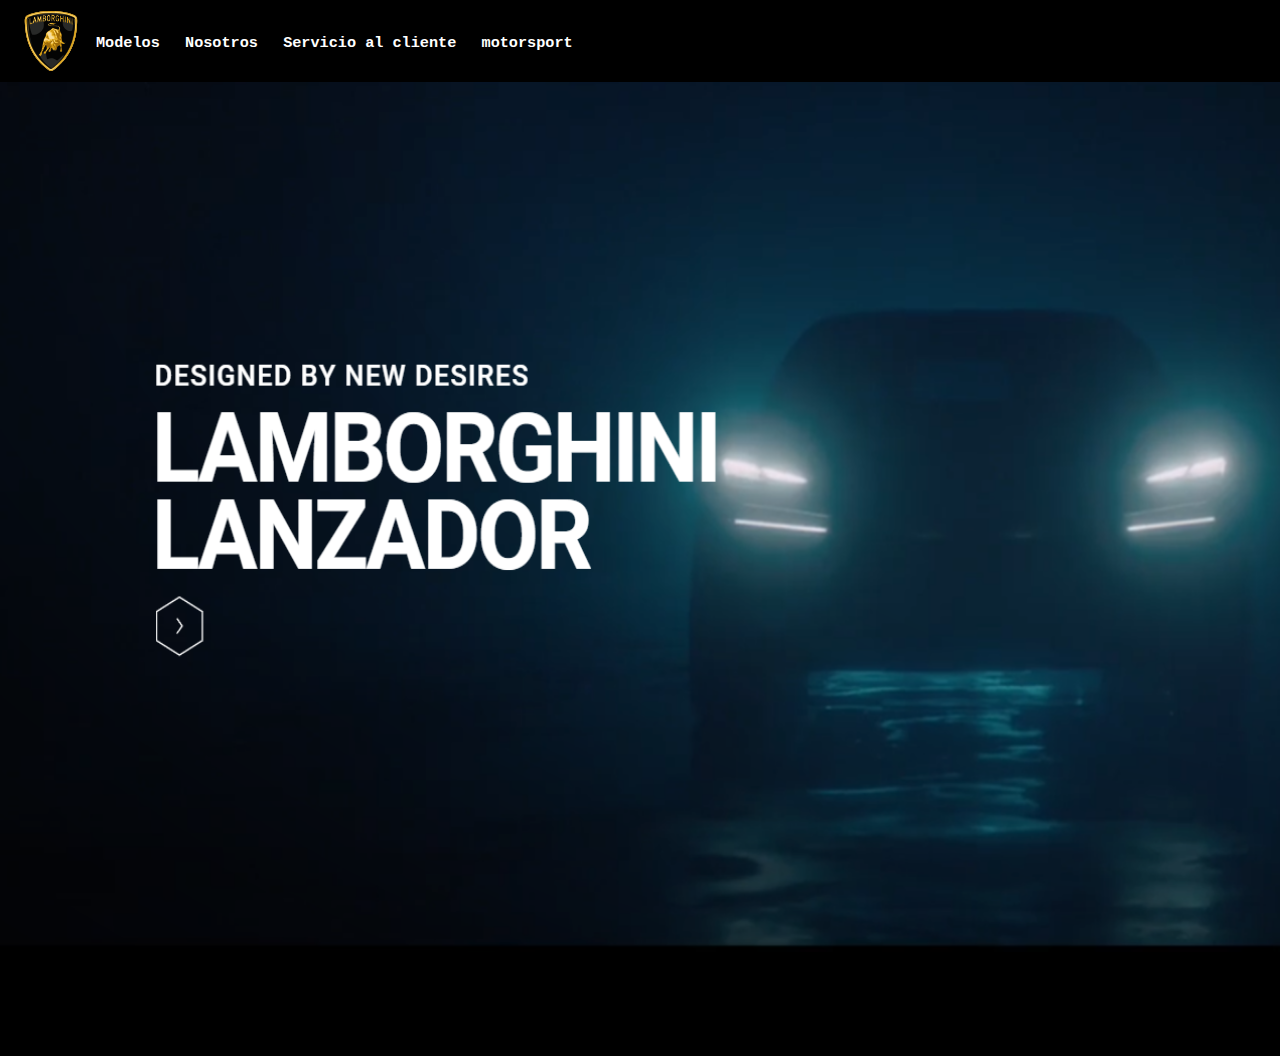
<file: index.html>
<!DOCTYPE html>
<html lang="es">

<head>
    <meta charset="UTF-8">
    <meta name="viewport" content="width=device-width, initial-scale=1.0">
    <title>Lamborghini</title>
    <link rel="stylesheet" href="CSS/style.css"/> 
</head>

<body>
    <div id="Barra_menu">
        <img class="logo" width="60px" height="60px" alt="Lamborghini logo" src="Multimedia/lamborghini logo.svg">
        <h3>
            <a class="botones_menu" href="html/Modelos.html">Modelos</a>
            <a class="botones_menu" href="html/Nosotros.html">Nosotros</a>
            <a class="botones_menu" href="html/Servicio al cliente.html">Servicio al cliente</a>
            <a class="botones_menu" href="html/motorsport.html">motorsport</a>
        </h3>
        
    </div>
    <div class="imagen_principal">
        <img width="1903px" height="870px" alt="lamborghini" src="Multimedia/Lamborghini lanzador.png">
    </div>
</body>

</html>
</file>
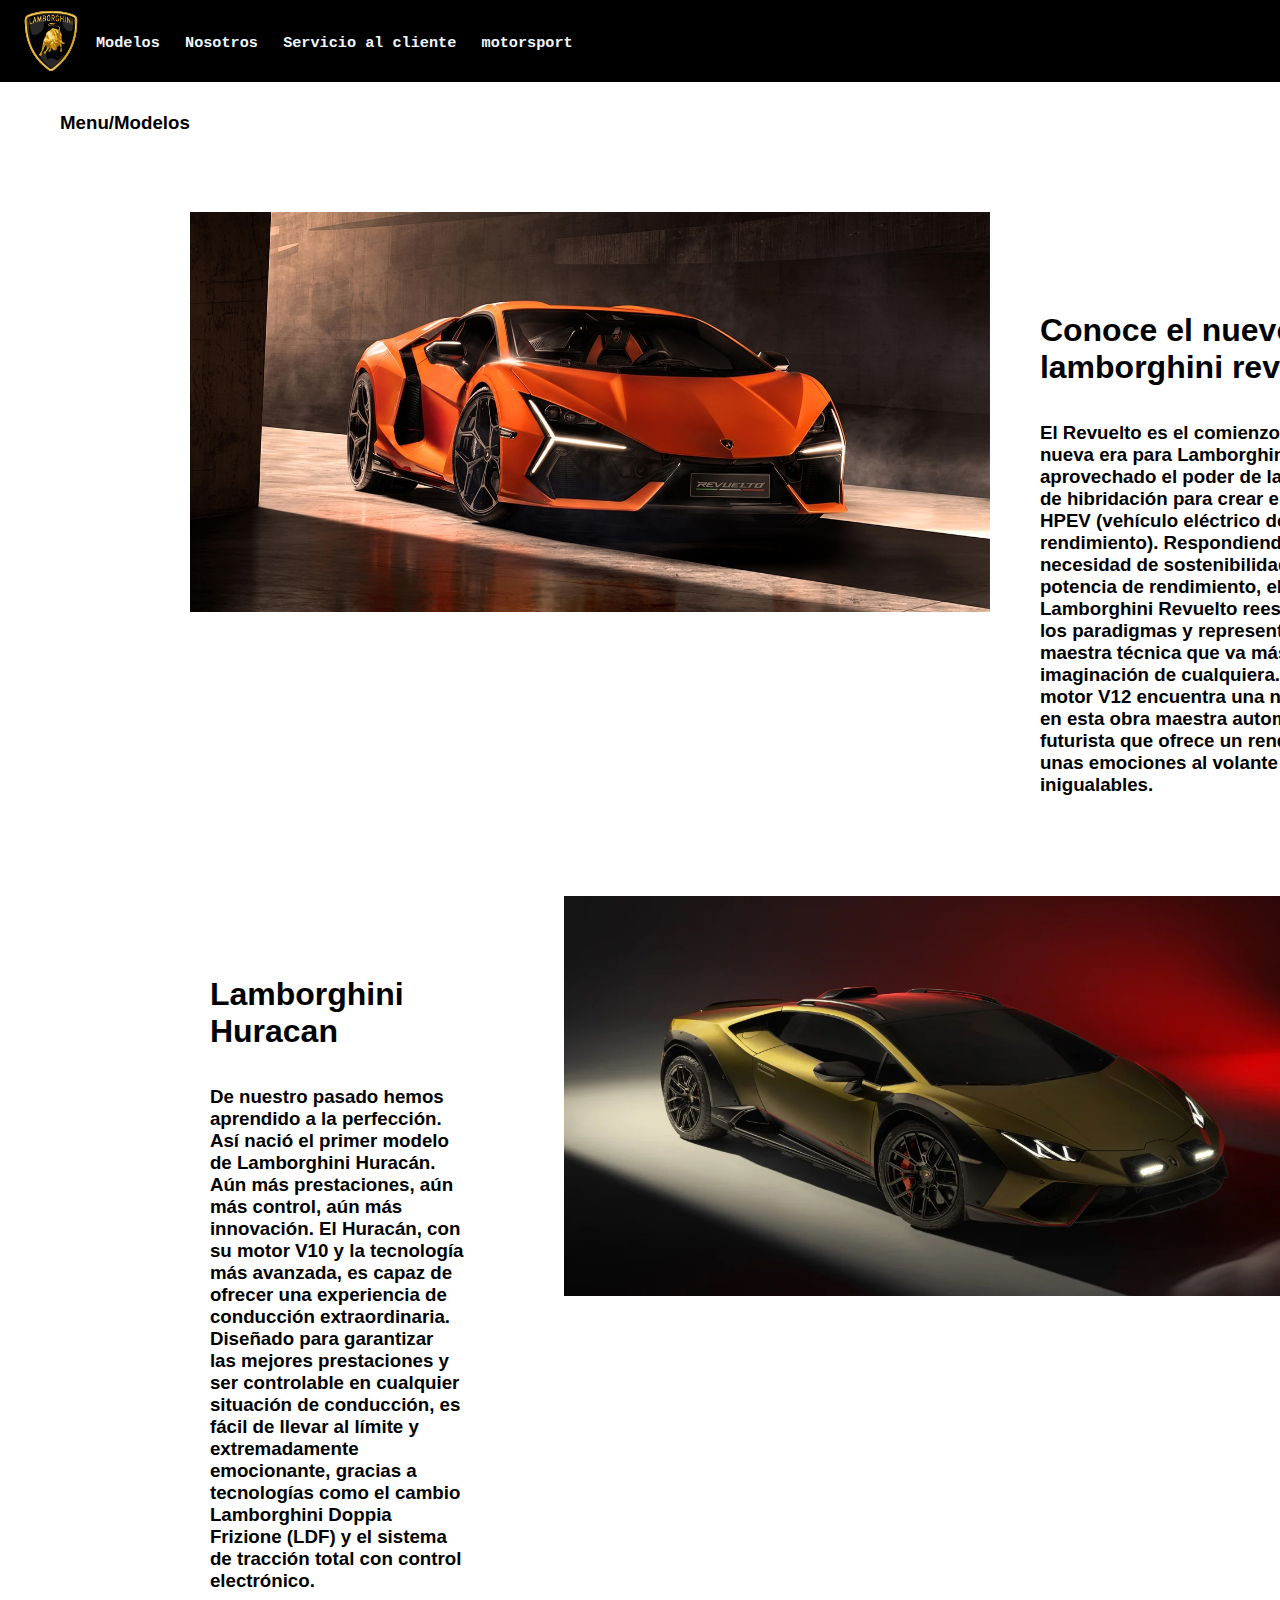
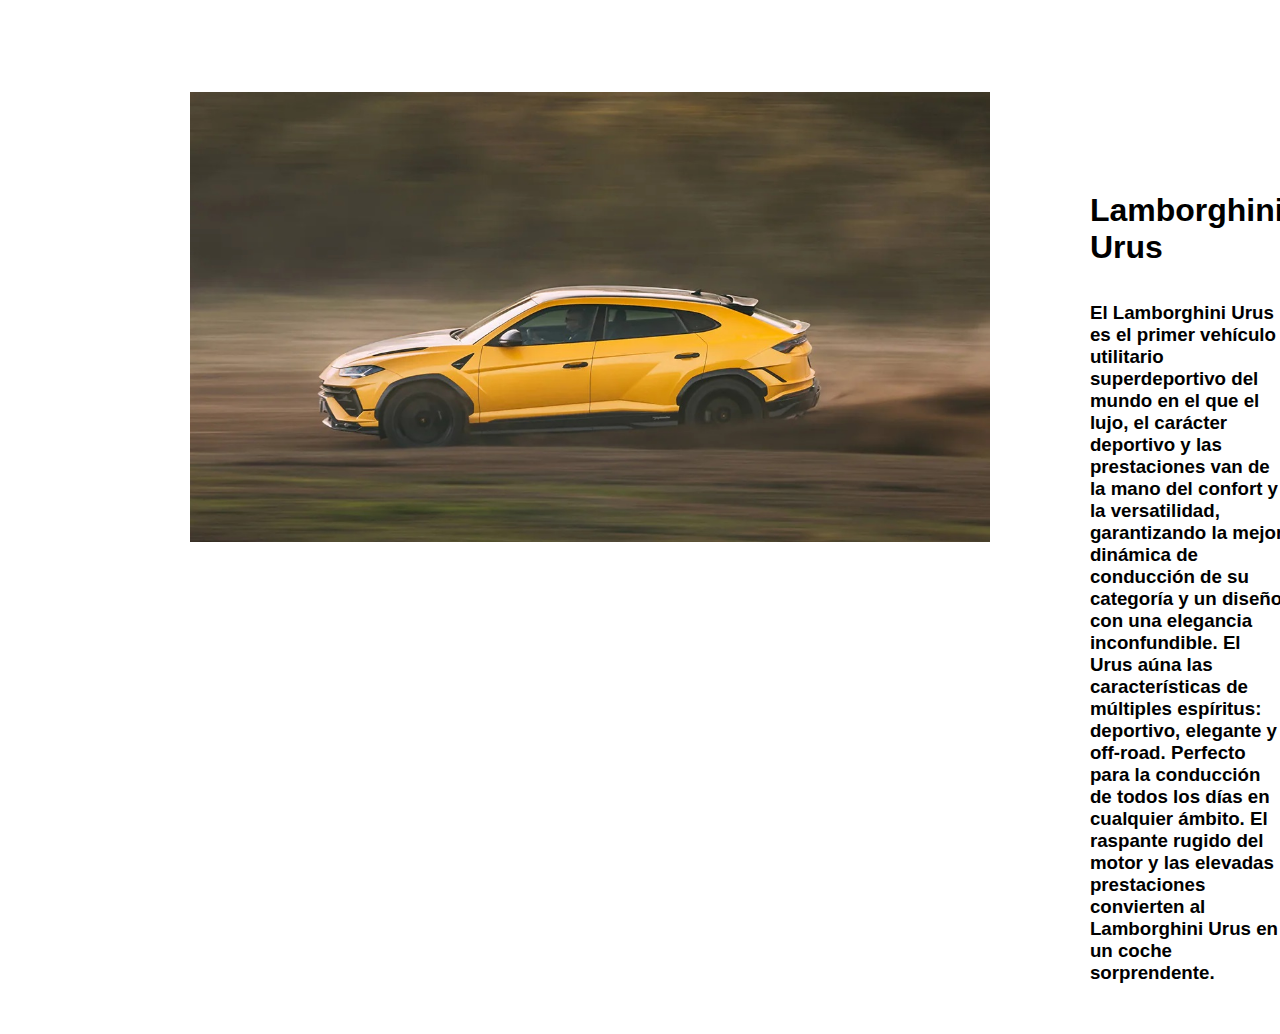
<file: html/Modelos.html>
<!DOCTYPE html>
<html lang="en">

<head>
    <meta charset="UTF-8">
    <meta name="viewport" content="width=device-width, initial-scale=1.0">
    <title>Modelos</title>
    <link rel="stylesheet" href="../CSS/style_modelos.css" />
</head>

<body>
    <div class="Barra_menu">
        <img class="logo" width="60px" height="60px" alt="Lamborghini logo" src="../Multimedia/lamborghini logo.svg">
        <h3>
            <a class=botones_menu href="">Modelos</a>
            <a class=botones_menu href="Nosotros.html">Nosotros</a>
            <a class=botones_menu href="Servicio al cliente.html">Servicio al cliente</a>
            <a class=botones_menu href="motorsport.html">motorsport</a>
        </h3>
    </div>
    <div class="menu">
        <h3>
            <a class="menu2" href="../index.html">Menu</a>
        </h3>
        <h3>
            /Modelos
        </h3>
        <div class="contenedor">
            <div class="parte1">
                <div id="imagen_principal">
                    <img width="800px" height="400px" alt="lamborghini" src="../Multimedia/lamborghini revuelto_modelos.jpg">
                    <div class="texto_imagen1">
                        <h1> Conoce el nuevo lamborghini revuelto</h1>
                        <br>
                        <br>
                        <h3> El Revuelto es el comienzo de una nueva era para Lamborghini, que ha aprovechado el poder de la tecnología de hibridación para crear el primer HPEV
                             (vehículo eléctrico de alto rendimiento). Respondiendo a la necesidad de sostenibilidad y potencia de rendimiento, el Lamborghini Revuelto reescribe todos los paradigmas y representa una obra maestra técnica que va más allá de la imaginación de cualquiera. 
                            El icónico motor V12 encuentra una nueva vida en esta obra maestra automovilística futurista que ofrece un rendimiento y unas emociones al volante inigualables.
                        </h3>
                    </div>
                </div>
            </div>
            <div class="parte2">
                <div class="texto_imagen2">
                    <h1> Lamborghini Huracan</h1>
                    <br>
                    <br>
                    <h3> De nuestro pasado hemos aprendido a la perfección. Así nació el primer modelo de Lamborghini Huracán.
                        Aún más prestaciones, aún más control, aún más innovación.
                        El Huracán, con su motor V10 y la tecnología más avanzada, es capaz de ofrecer una experiencia de conducción extraordinaria.
                        Diseñado para garantizar las mejores prestaciones y ser controlable en cualquier situación de conducción, es fácil de llevar al límite y extremadamente emocionante,
                         gracias a tecnologías como el cambio Lamborghini Doppia Frizione (LDF) y el sistema de tracción total con control electrónico.
                    </h3>
                </div>
                <div id="imagen_secundaria">
                    <img width="800px" height="400px" alt="lamborghini"
                        src="../Multimedia/huracan.jpg">
                </div>
            </div>
            <div class="parte3">
                <div id="imagen_terciaria">
                    <img width="800px" height="450px" alt="lamborghini"
                        src="../Multimedia/URUS.jpg">
                </div>
                <div class="texto_imagen3">
                    <h1> Lamborghini Urus</h1>
                    <br>
                    <br>
                    <h3> El Lamborghini Urus es el primer vehículo utilitario superdeportivo del mundo en el que el lujo, 
                        el carácter deportivo y las prestaciones van de la mano del confort y la versatilidad, garantizando la mejor dinámica de conducción de su categoría y 
                        un diseño con una elegancia inconfundible. El Urus aúna las características de múltiples espíritus: deportivo, elegante y off-road.
                         Perfecto para la conducción de todos los días en cualquier ámbito. El raspante rugido del motor y
                          las elevadas prestaciones convierten al Lamborghini Urus en un coche sorprendente.
                    </h3>
                </div>
            </div>
        </div>
    </div>
</body>

</html>
</file>
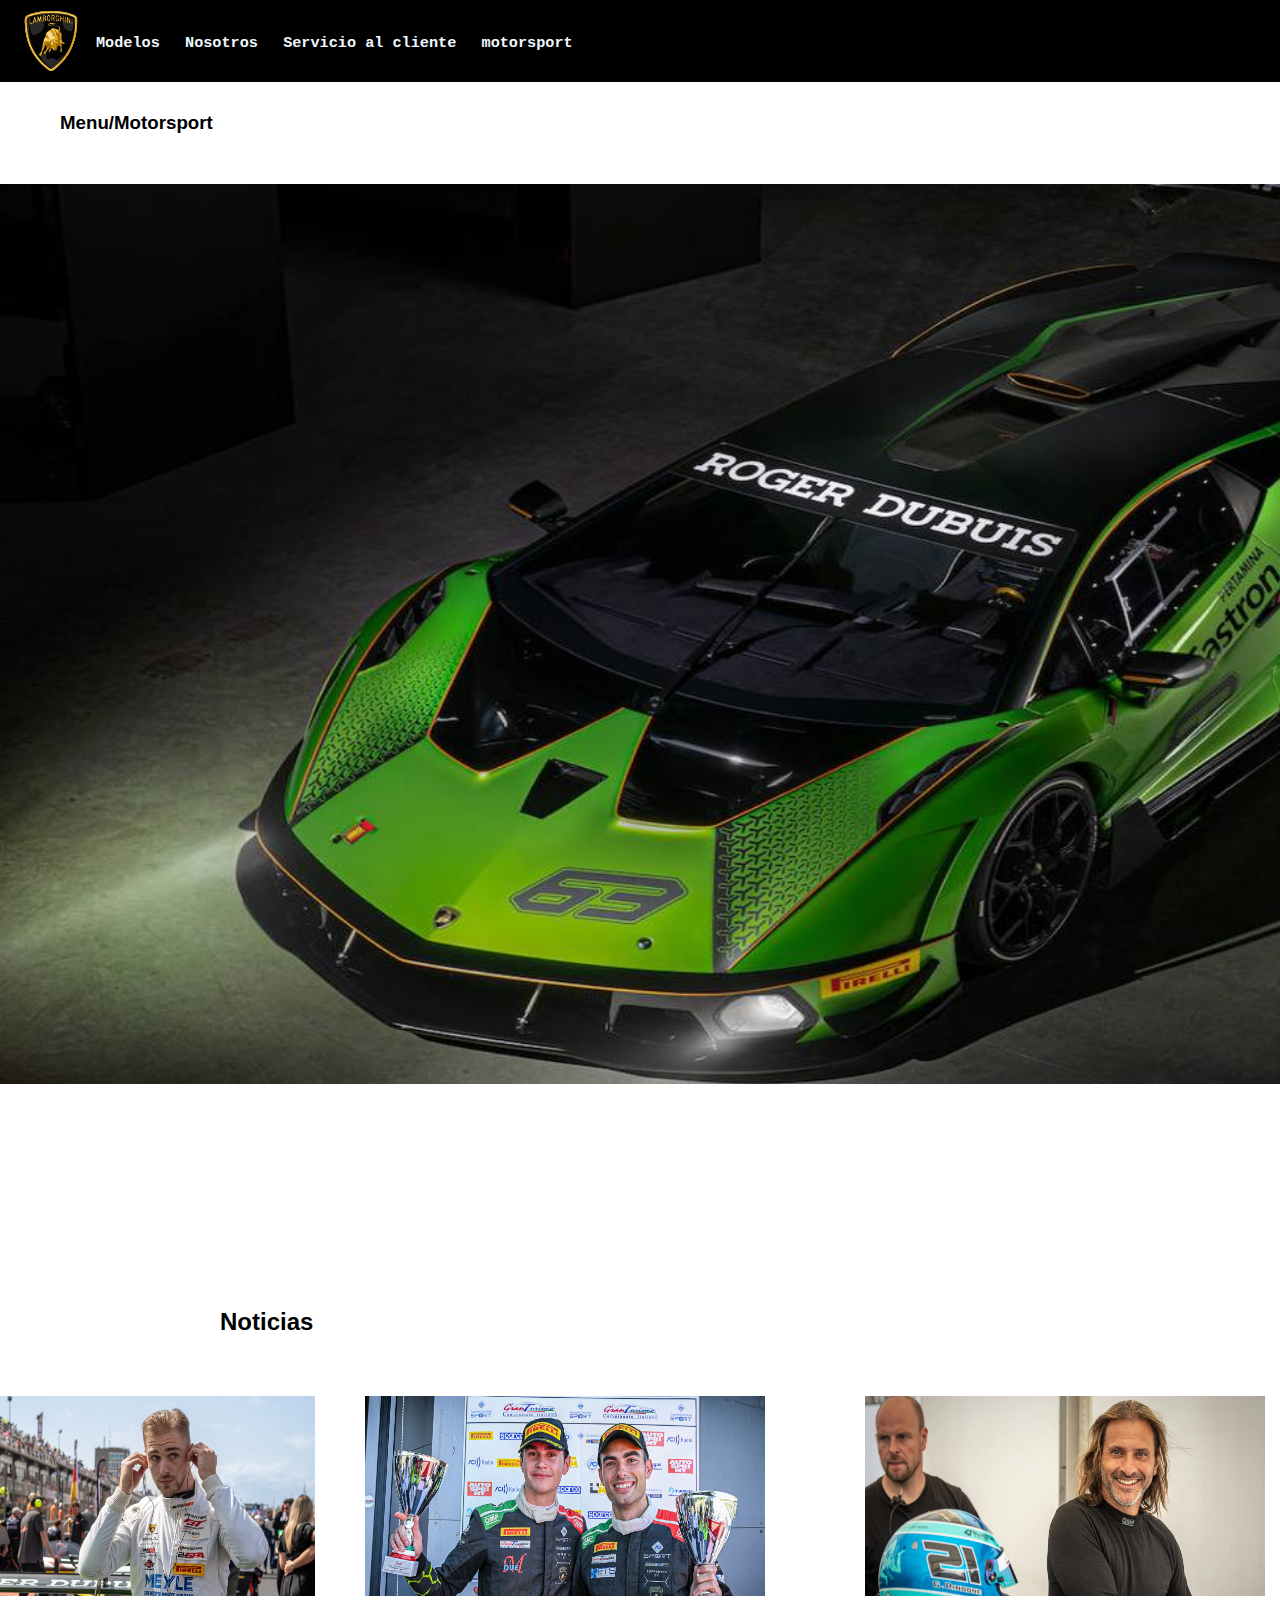
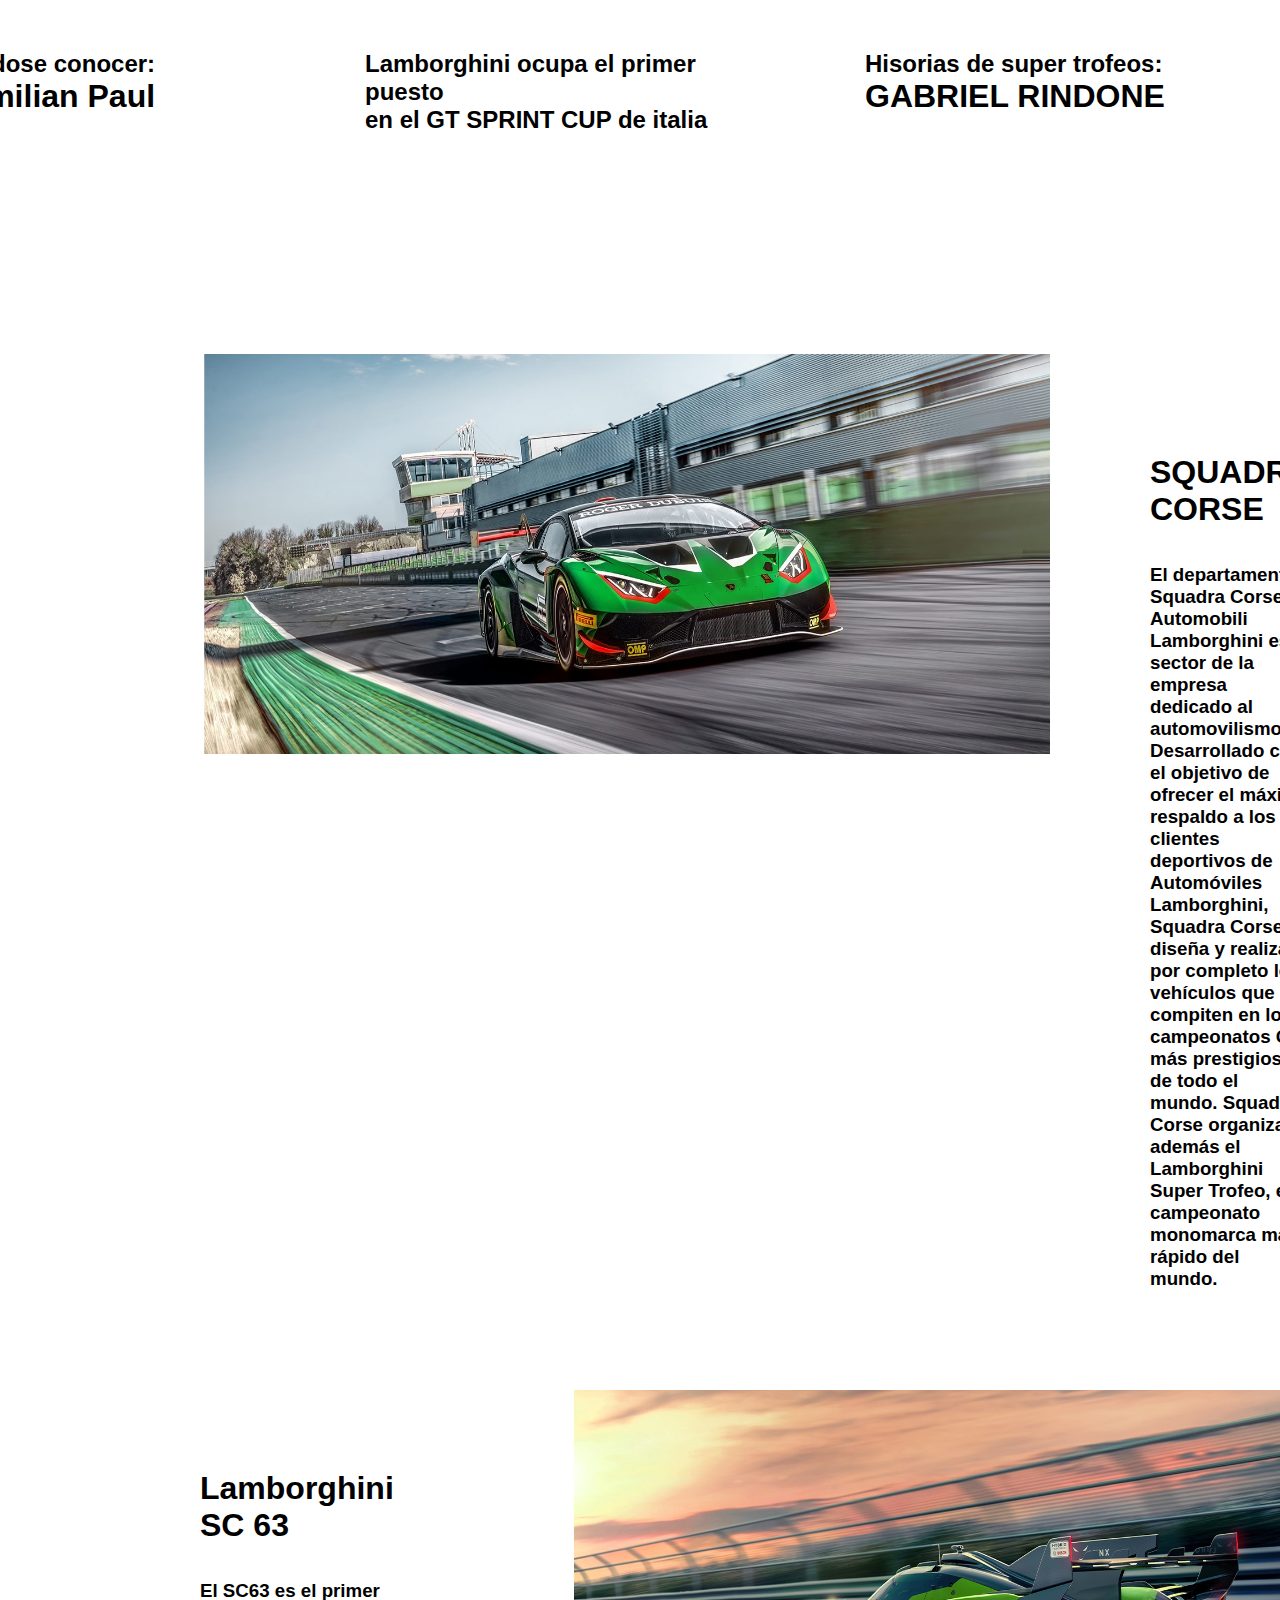
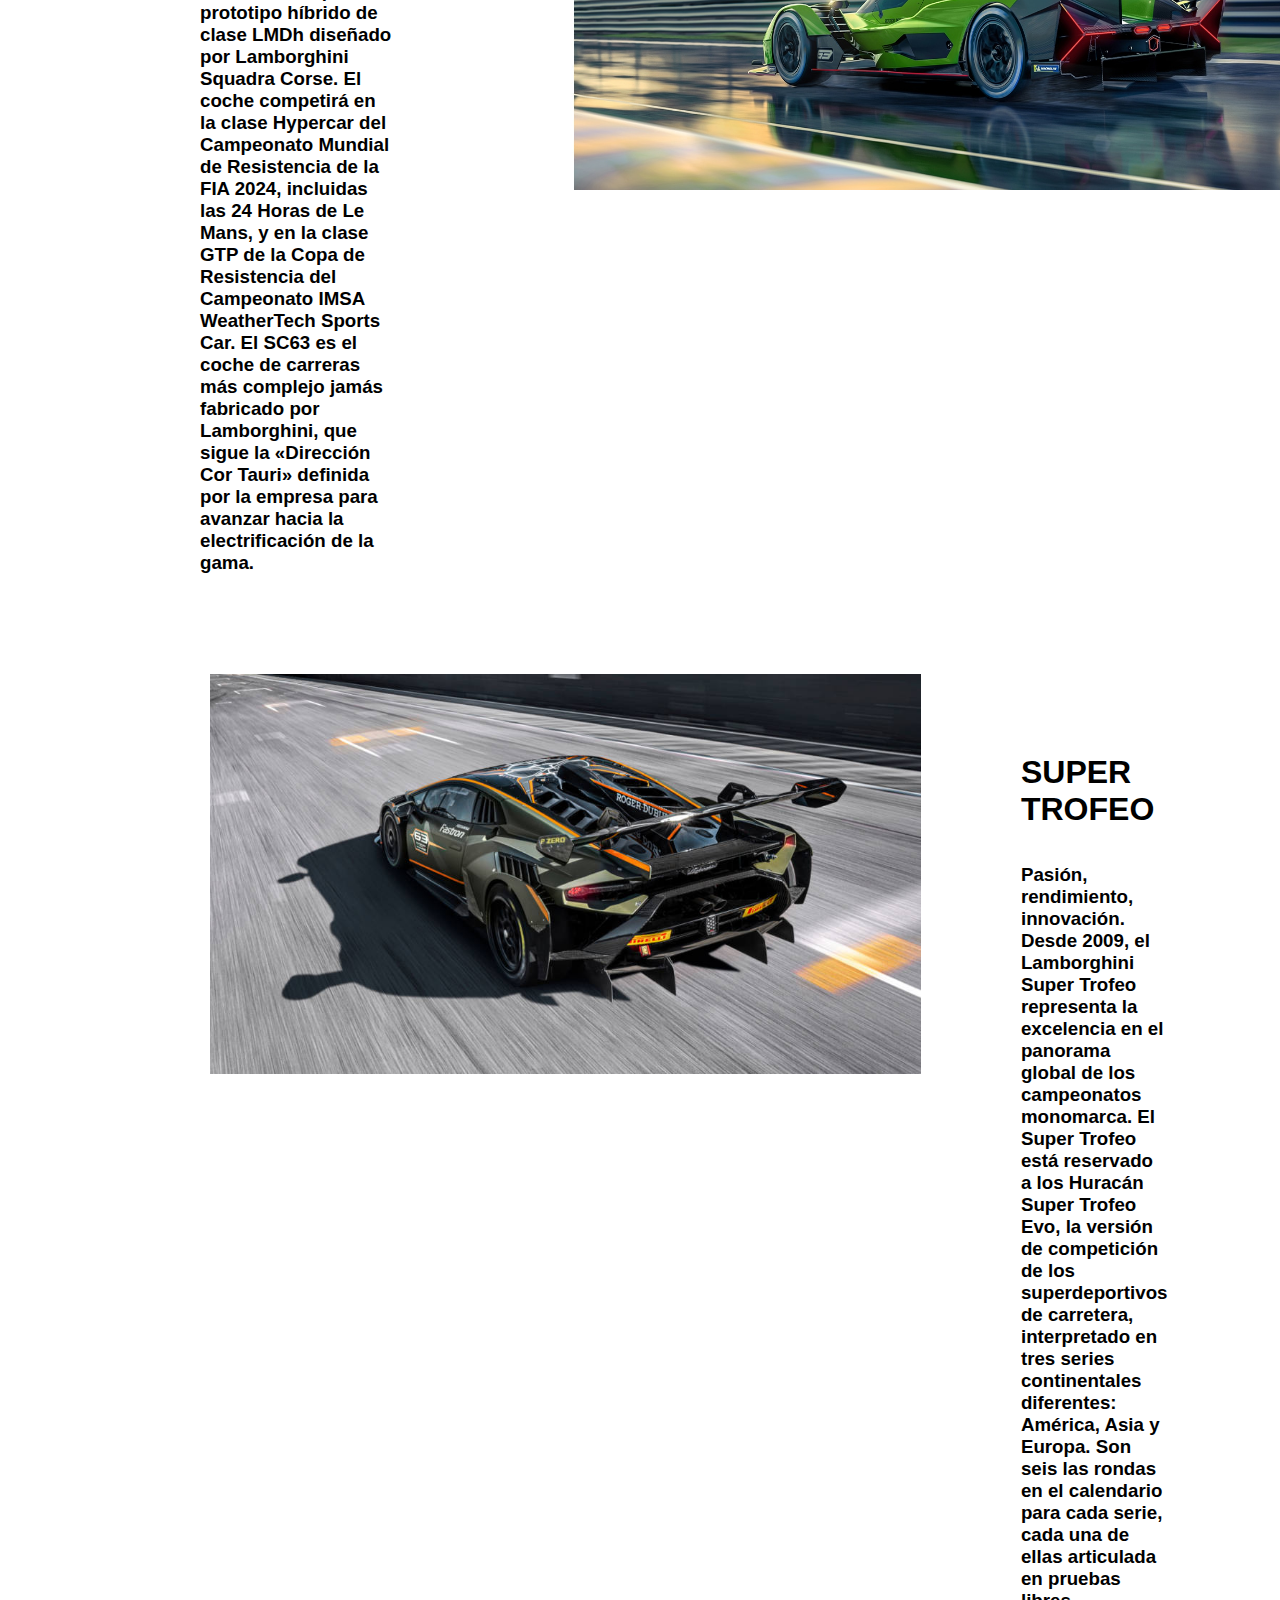
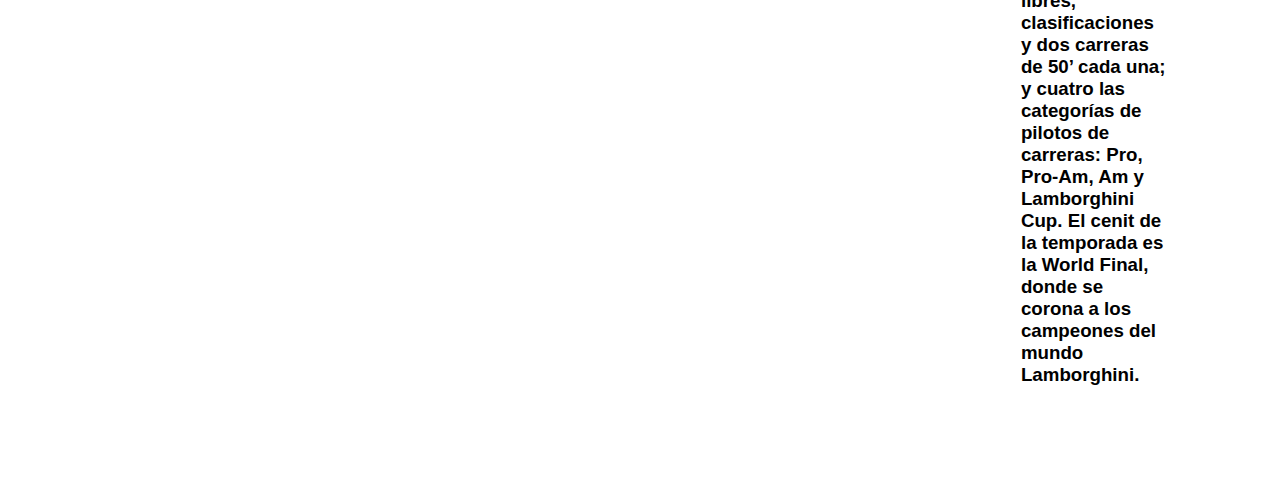
<file: html/Motorsport.html>
<!DOCTYPE html>
<html lang="es">
<head>
    <meta charset="UTF-8">
    <meta name="viewport" content="width=device-width, initial-scale=1.0">
    <title>motorsport</title>
    <link rel="stylesheet" href="../CSS/style_motorsport.css"/>
</head>
<body>
    <div class="Barra_menu">
        <img class="logo" width="60px" height="60px" alt="Lamborghini logo" src="../Multimedia/lamborghini logo.svg">
        <h3>
            <a class=botones_menu href="Modelos.html">Modelos</a>
            <a class=botones_menu href="Nosotros.html" >Nosotros</a>
            <a class=botones_menu href="Servicio al cliente.html" >Servicio al cliente</a>
            <a class=botones_menu href="" >motorsport</a>
        </h3>
    </div>
    <div class="menu">
        <h3>
            <a class="menu2" href="../index.html">Menu</a>
        </h3>
        <h3>
            /Motorsport
        </h3>
    </div>
    <div class="imagen_principal">
        <img class="motorsport" width="1903px" height="900px" alt="Motorsport" src="../Multimedia/Carrera.jpg">
    </div>
    <div class="contenedor">
        <div class="parte1">
            <div class="titulo">
                <h2><strong>Noticias</strong></h2>
            </div>
            <div class="noticias">
                <div class="noticia1">
                    <img class="motorsport" width="400px" height="200px" alt="Motorsport" src="../Multimedia/maximilian_paul_cover.webp">
                    <div class="texto_noticia1">
                        <h2>
                            haciendose conocer:
                            <br>
                            <h1>Maximilian Paul</h1>
                        </h2>
                    </div>
                </div>
                <div class="noticia2">
                    <img class="motorsport" width="400px" height="200px" alt="Motorsport" src="../Multimedia/mugello_cover.webp">
                    <div class="texto_noticia2">
                        <h2>
                            Lamborghini ocupa el primer puesto 
                            <BR>
                             en el GT SPRINT CUP de italia
                        </h2>
                    </div>

                </div>
                <div class="noticia3">
                    <img class="motorsport" width="400px" height="200px" alt="Motorsport" src="../Multimedia/rindone_cover.webp">
                    <div class="texto_noticia3">
                        <h2>
                            Hisorias de super trofeos:
                            <br>
                             <h1>GABRIEL RINDONE</h1>
                        </h2>
                    </div>

                </div>
            </div>
        <div>

        </div>   

        </div>
    </div>
    <div class="parte1">
        <div class="imagen1">
            <img width="900px" height="400px" alt="lamborghini" src="../Multimedia/lambo_carrera.jpg">
            <div class="texto_imagen1">
                <h1><strong>SQUADRA CORSE</strong></h1>
                    <br>
                    <br>
                    <h3> 
                        El departamento Squadra Corse de Automobili Lamborghini es el sector de la empresa dedicado al automovilismo. 
                        Desarrollado con el objetivo de ofrecer el máximo respaldo a los clientes deportivos de Automóviles Lamborghini, 
                        Squadra Corse diseña y realiza por completo los vehículos que compiten en los campeonatos GT más prestigiosos de todo el mundo. 
                        Squadra Corse organiza además el Lamborghini Super Trofeo, el campeonato monomarca más rápido del mundo.   
                    </h3>
            </div>
        </div>
    </div>
    <div class="parte2">
        <div class="texto_imagen2">
            <h1><strong>Lamborghini SC 63</strong></h1>
            <br>
            <br>
            <h3> 
                El SC63 es el primer prototipo híbrido de clase LMDh diseñado por Lamborghini Squadra Corse. 
                El coche competirá en la clase Hypercar del Campeonato Mundial de Resistencia de la FIA 2024, 
                incluidas las 24 Horas de Le Mans, y en la clase GTP de la Copa de Resistencia del Campeonato IMSA WeatherTech Sports Car. 
                El SC63 es el coche de carreras más complejo jamás fabricado por Lamborghini, 
                que sigue la «Dirección Cor Tauri» definida por la empresa para avanzar hacia la electrificación de la gama.
            </h3>
        </div>
        <div class="imagen2">
            <img width="1000px" height="400px" alt="lamborghini"
                src="../Multimedia/SC_63.jpg">
        </div>
    </div>
    <div class="parte3">
        <div class="imagen3">
            <img width="800px" height="400px" alt="lamborghini" src="../Multimedia/CARRERA_bonito.jpeg">
            <div class="texto_imagen3">
                <h1><strong>SUPER TROFEO</strong></h1>
                    <br>
                    <br>
                    <h3> 
                        Pasión, rendimiento, innovación. Desde 2009, el Lamborghini Super Trofeo representa la excelencia en el panorama global de los campeonatos monomarca. 
                        El Super Trofeo está reservado a los Huracán Super Trofeo Evo, la versión de competición de los superdeportivos de carretera,
                         interpretado en tres series continentales diferentes: América, Asia y Europa. Son seis las rondas en el calendario para cada serie,
                          cada una de ellas articulada en pruebas libres, clasificaciones y dos carreras de 50’ cada una; y cuatro las categorías de pilotos de carreras: 
                        Pro, Pro-Am, Am y Lamborghini Cup. El cenit de la temporada es la World Final, donde se corona a los campeones del mundo Lamborghini.
                    </h3>
            </div>
        </div>
    </div>
</body>
</html>
</file>
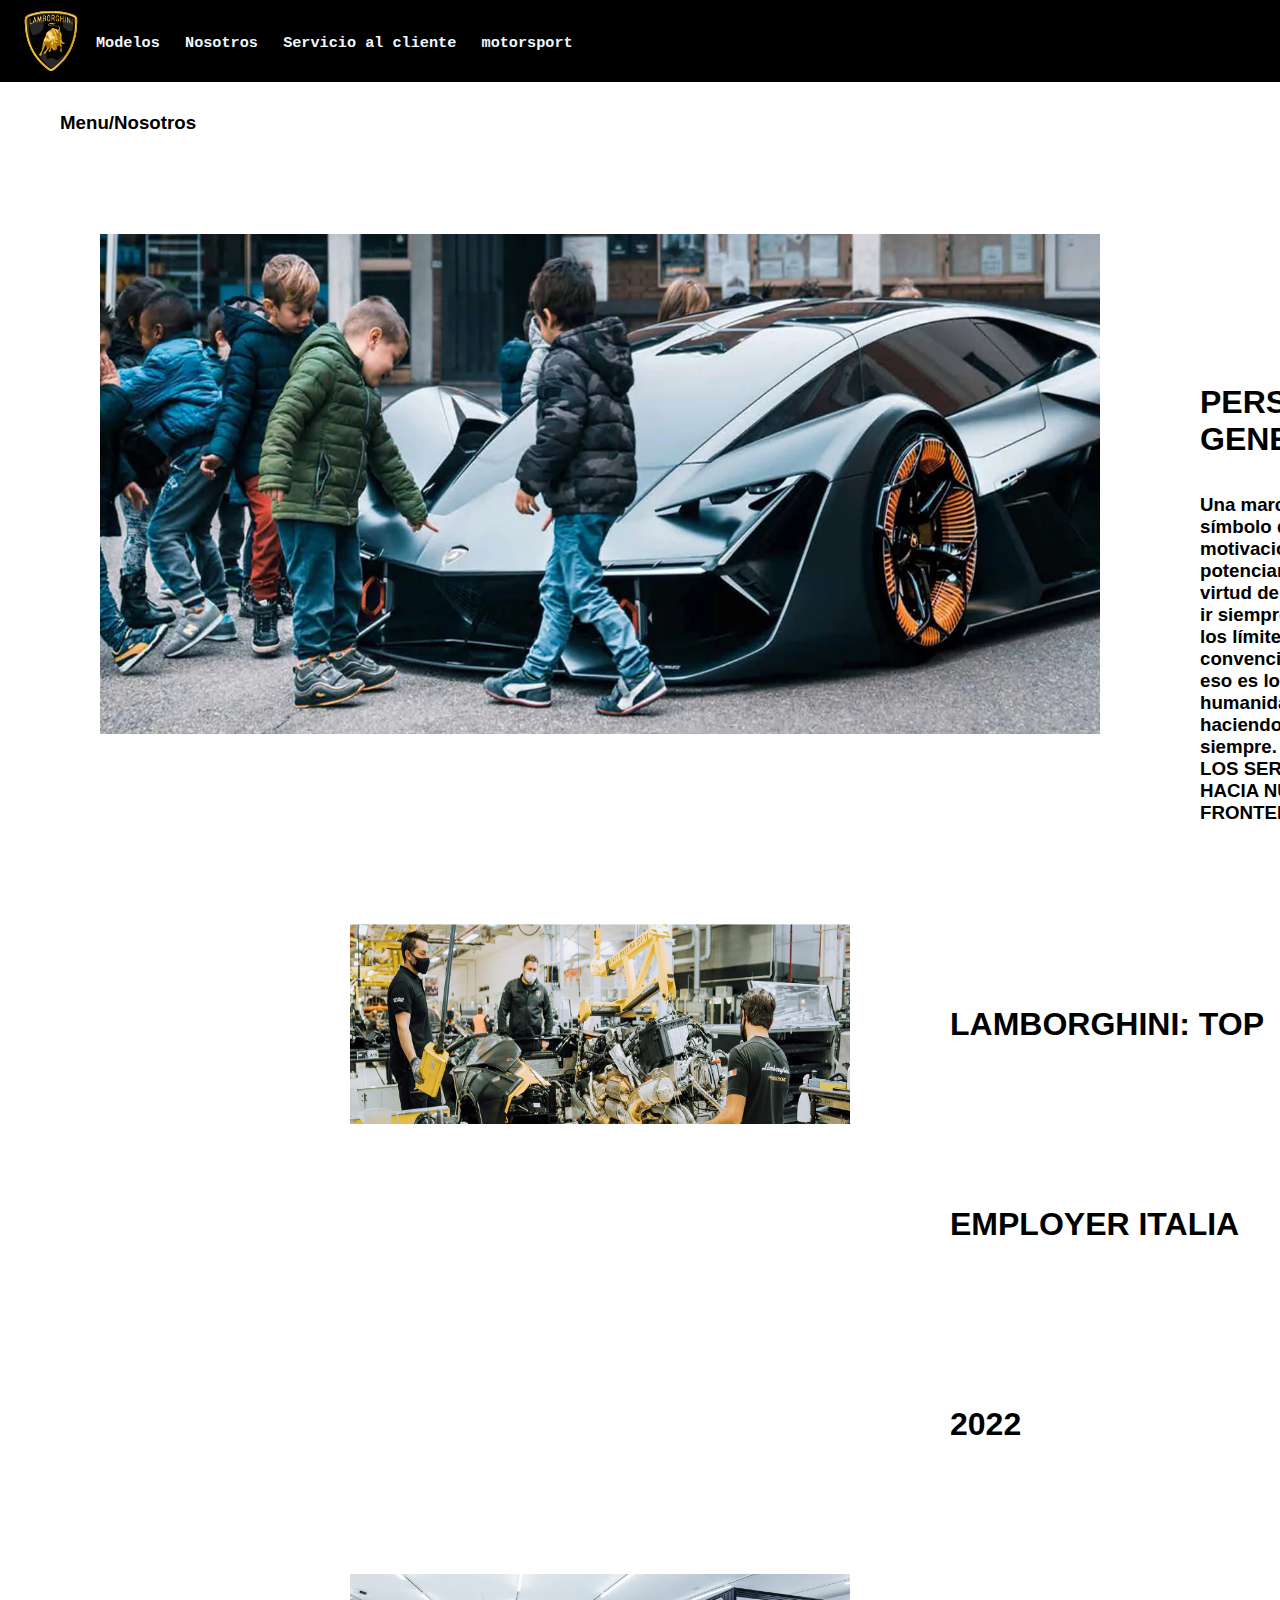
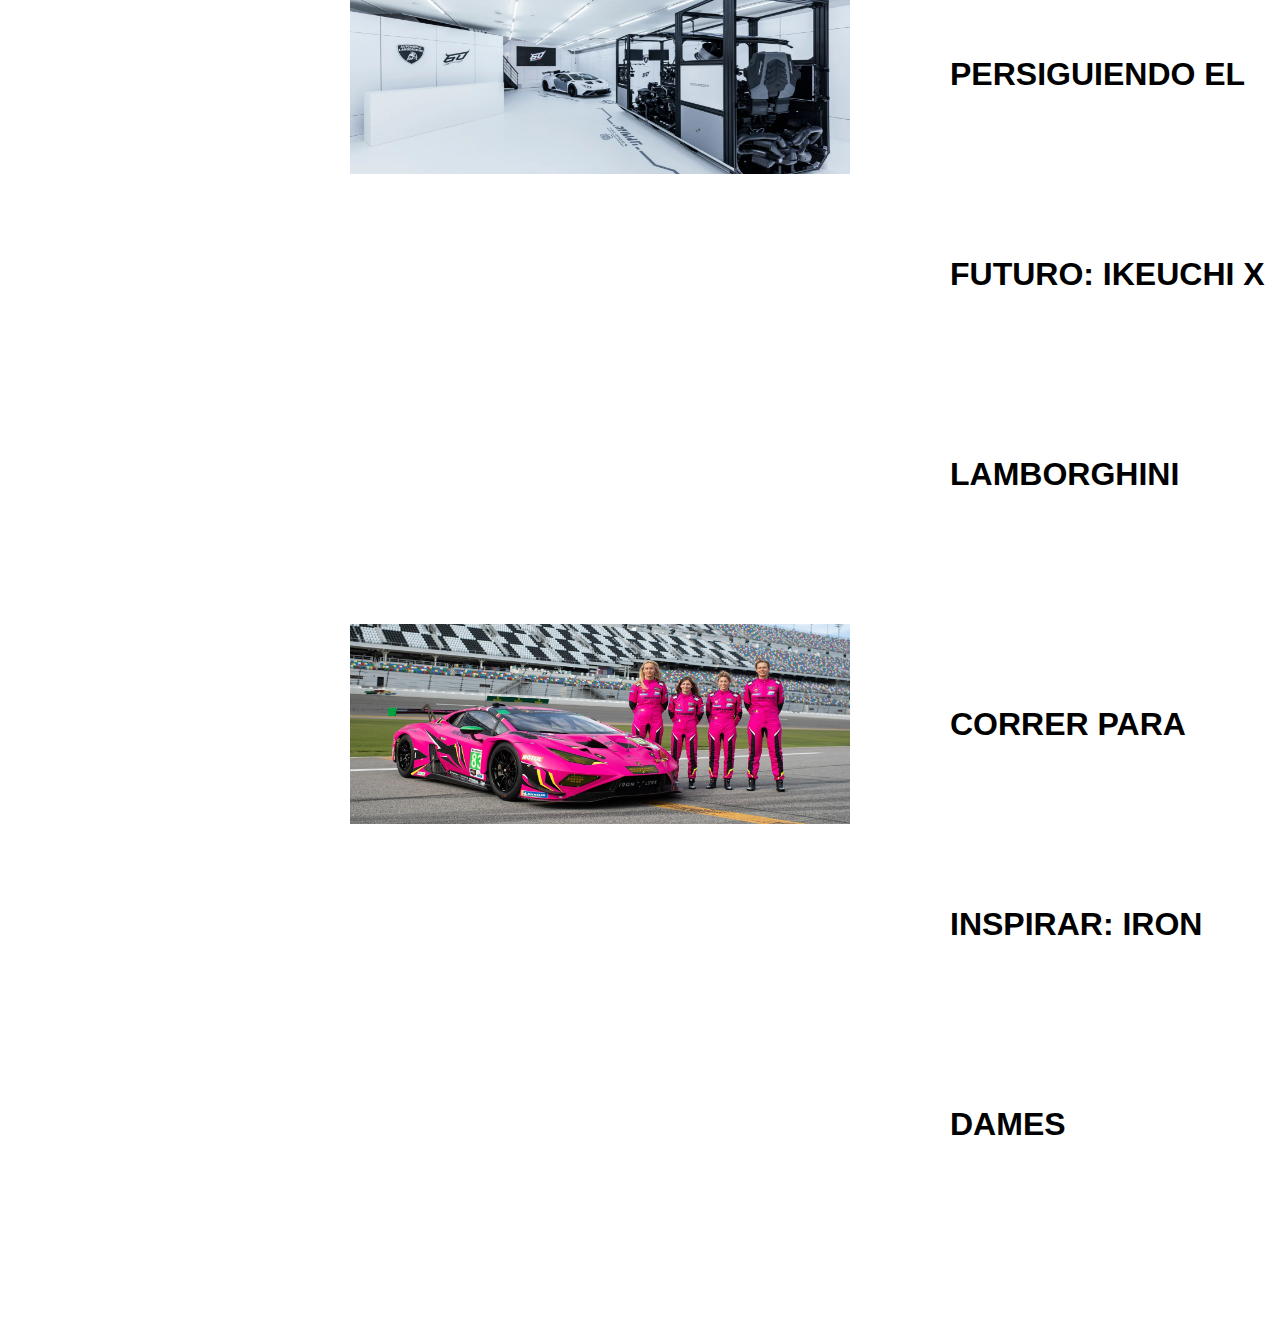
<file: html/Nosotros.html>
<!DOCTYPE html>
<html lang="en">

<head>
    <meta charset="UTF-8">
    <meta name="viewport" content="width=device-width, initial-scale=1.0">
    <title>Nosotros</title>
    <link rel="stylesheet" href="../CSS/style_nosotros.css" />
</head>

<body>
    <div class="Barra_menu">
        <img class="logo" width="60px" height="60px" alt="Lamborghini logo" src="../Multimedia/lamborghini logo.svg">
        <h3>
            <a class=botones_menu href="Modelos.html">Modelos</a>
            <a class=botones_menu href="">Nosotros</a>
            <a class=botones_menu href="Servicio al cliente.html">Servicio al cliente</a>
            <a class=botones_menu href="motorsport.html">motorsport</a>
        </h3>
    </div>
    <div class="menu">
        <h3>
            <a class="menu2" href="../index.html">Menu</a>
        </h3>
        <h3>
            /Nosotros
        </h3>
    </div>
    <div class="contenedor">
        <div class="parte1">
            <div id="imagen_principal">
                <img width="1000px" height="500px" alt="niños lamborghini" src="../Multimedia/lamborghini_niños.png">
            </div>
            <div class="texto_imagen1">
                <H1><strong>PERSPECTIVA GENERAL</strong></H1>
                <BR>
                <br>
                <h3>Una marca que es símbolo de inspiración y motivación para potenciar la mayor virtud de la humanidad:
                    ir siempre más allá de los límites, las normas y convenciones, porque eso es lo que la humanidad ha
                    estado haciendo desde siempre.
                    CONDUCIR A LOS SERES HUMANOS HACIA NUEVAS FRONTERAS</h3>
            </div>
        </div>
        <div class="parte2">
            <div id="imagen2">
                <img width="500px" height="200px" alt="taller" src="../Multimedia/taller.png">
            </div>
            <div class="texto_imagen2">
                <h1><strong>LAMBORGHINI: TOP EMPLOYER ITALIA 2022</strong></h1>
            </div>
        </div>
        <div class="parte3">
            <div id="imagen3">
                <img width="500px" height="200px" alt="Persiguiendo el futuro" src="../Multimedia/chasing_the_future_cover.webp">
            </div>
            <div class="texto_imagen3">
                <h1><strong>PERSIGUIENDO EL FUTURO: IKEUCHI X LAMBORGHINI</strong></h1>
            </div>
        </div>
        <div class="parte4">
            <div id="imagen4">
                <img width="500px" height="200px" alt="Equipo Femenino" src="../Multimedia/race_to_inspire_cover.jpg">
            </div>
            <div class="texto_imagen4">
                <h1><strong>CORRER PARA INSPIRAR: IRON DAMES</strong></h1>
            </div>
        </div>
    </div>    
</body>

</html>
</file>
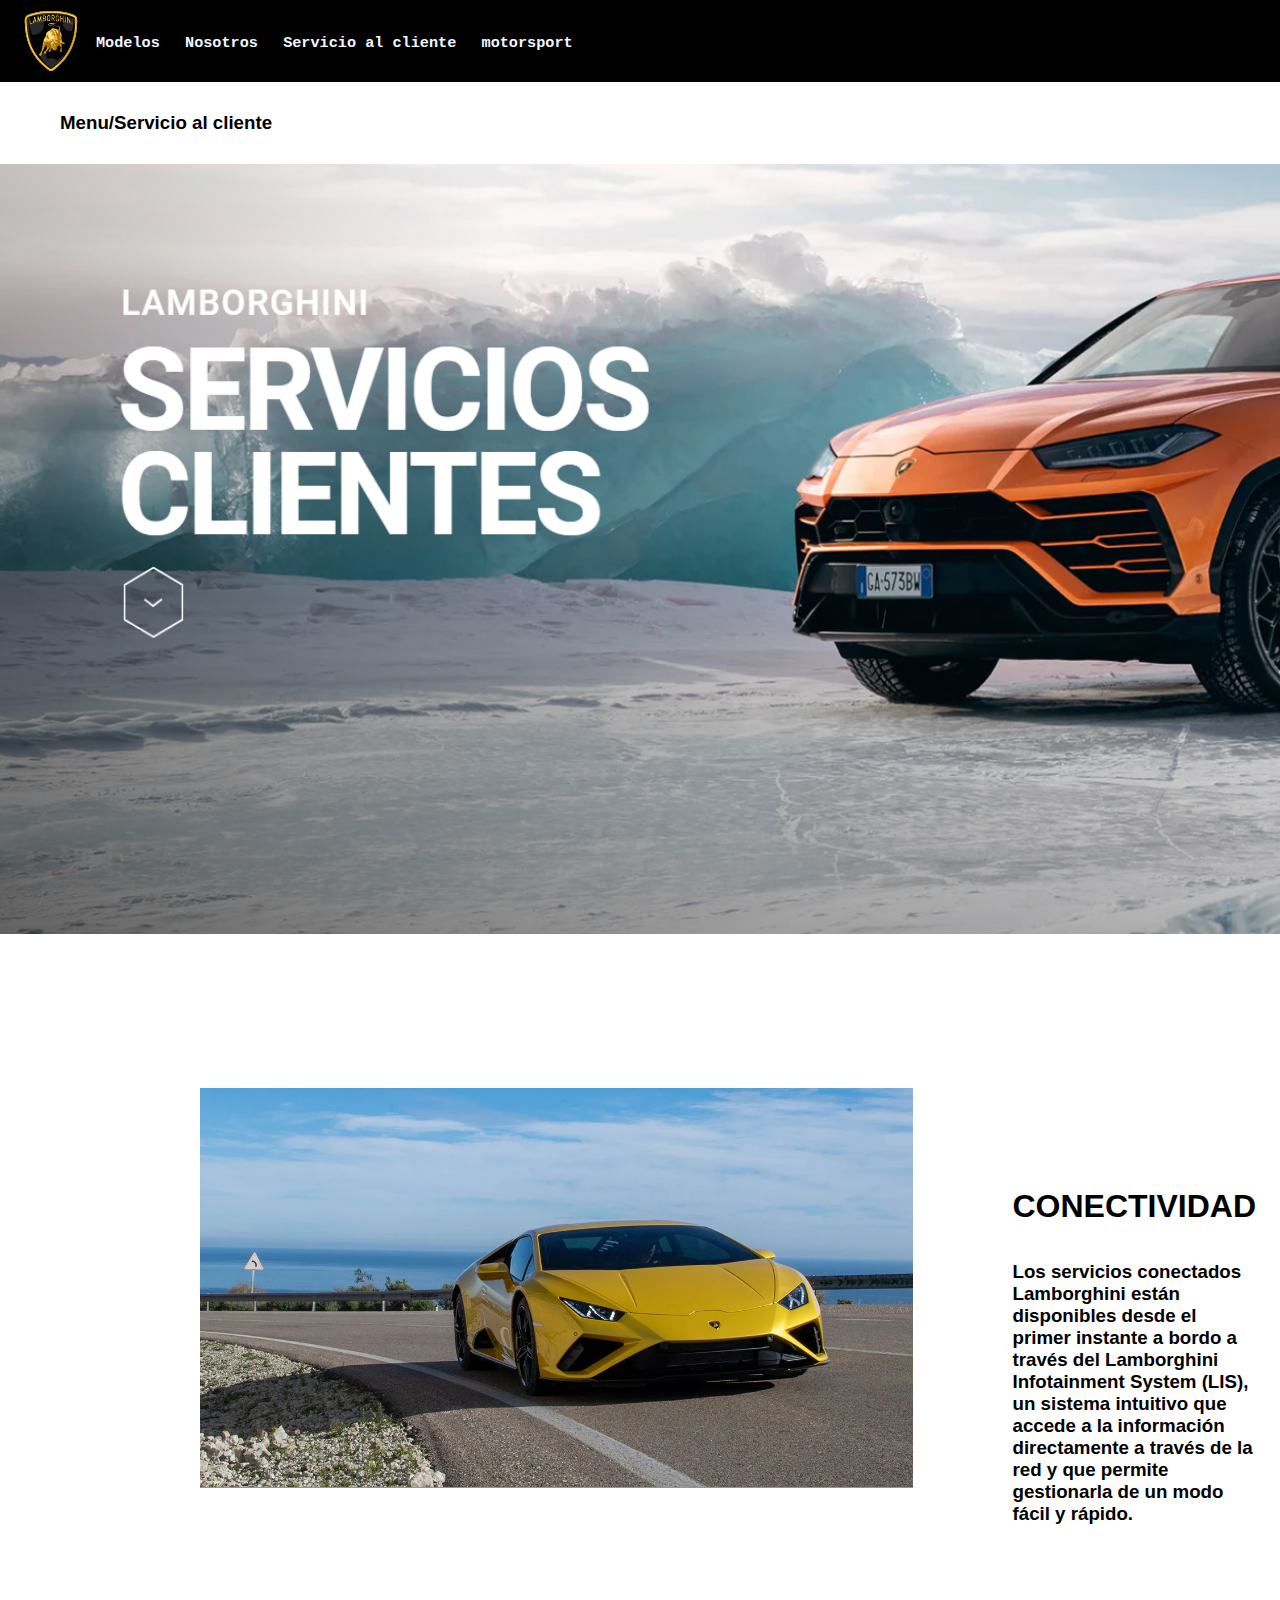
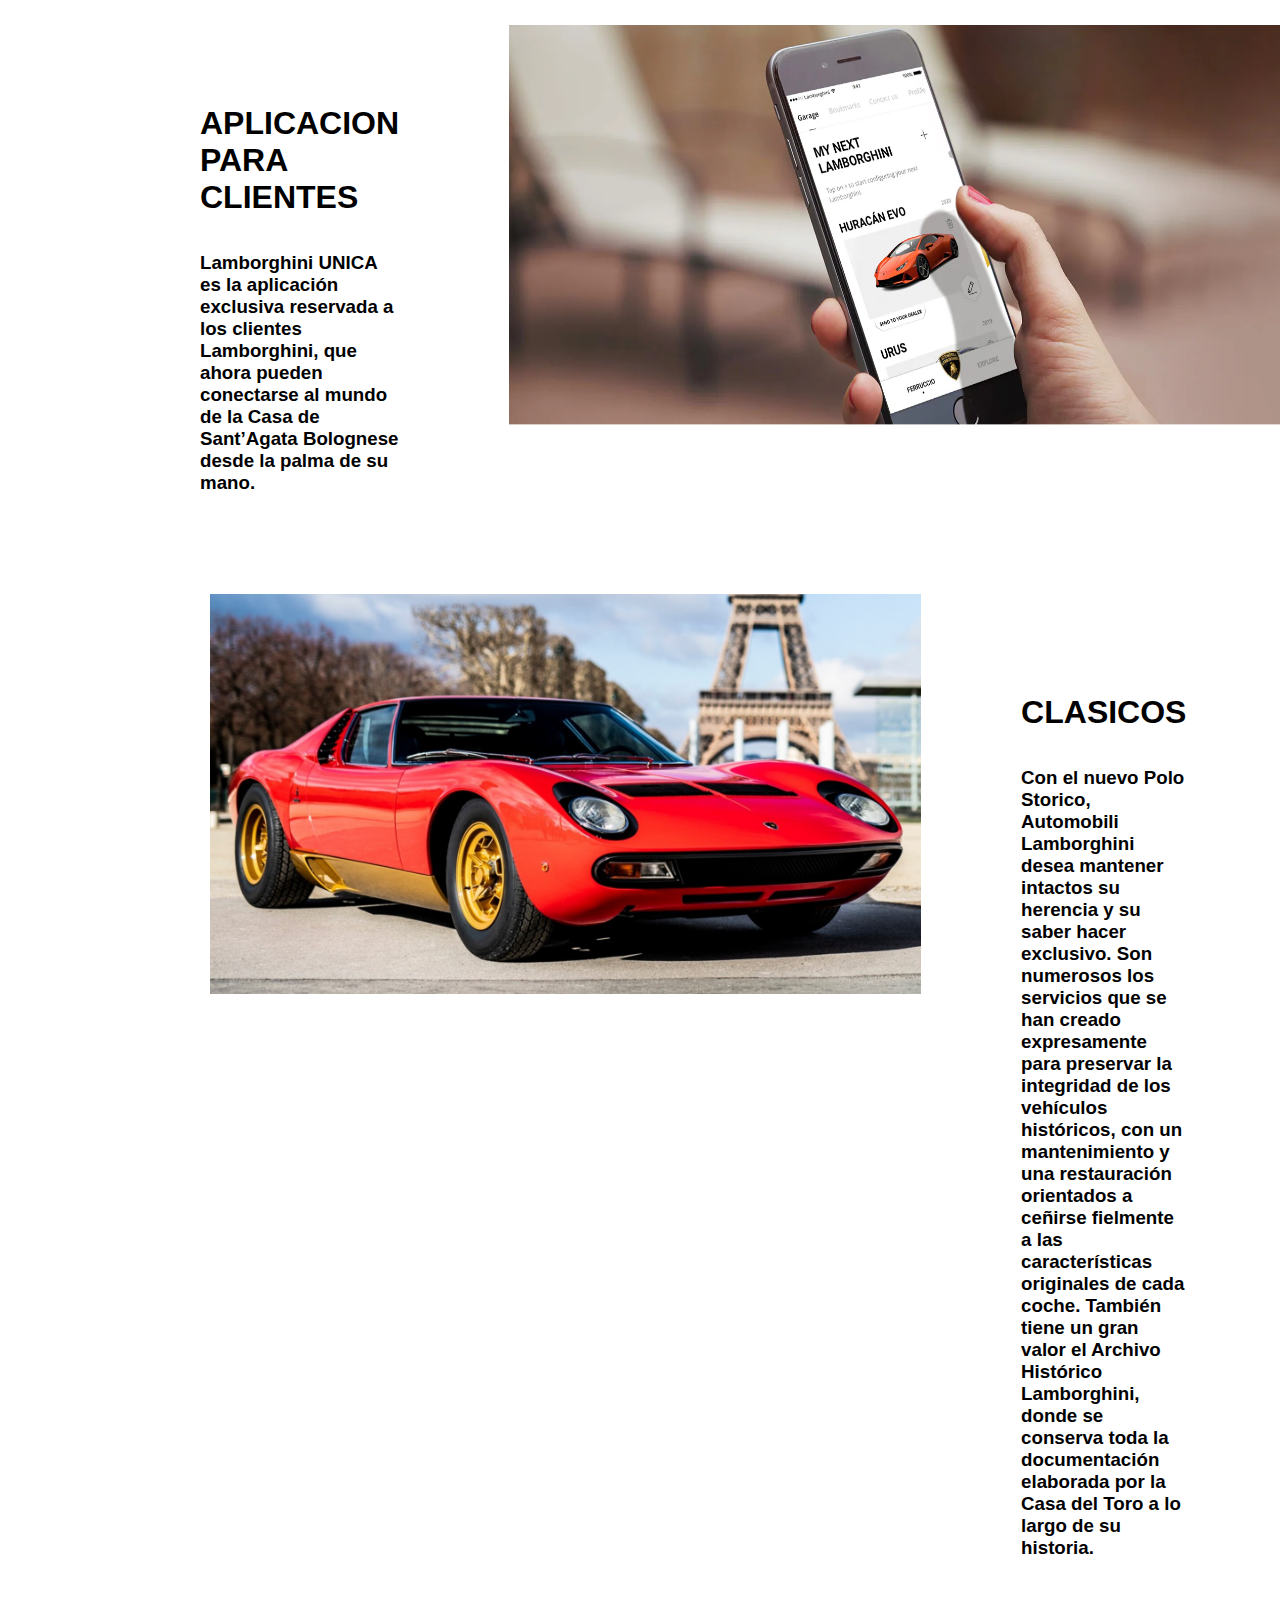
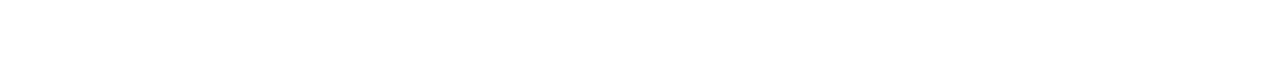
<file: html/Servicio al cliente.html>
<!DOCTYPE html>
<html lang="en">
<head>
    <meta charset="UTF-8">
    <meta name="viewport" content="width=device-width, initial-scale=1.0">
    <title>Servicio al cliente</title>
    <link rel="stylesheet" href="../CSS/style_servicio al cliente.css"/>
</head>
<body>
    <div class="Barra_menu">
        <img class="logo" width="60px" height="60px" alt="Lamborghini logo" src="../Multimedia/lamborghini logo.svg">
        <h3>
            <a class=botones_menu href="Modelos.html">Modelos</a>
            <a class=botones_menu href="Nosotros.html" >Nosotros</a>
            <a class=botones_menu href="" >Servicio al cliente</a>
            <a class=botones_menu href="motorsport.html" >motorsport</a>
        </h3>
    </div>
    <div class="menu">
        <h3>
            <a class="menu2" href="../index.html">Menu</a>
        </h3>
        <h3>
            /Servicio al cliente
        </h3>
    </div>
        <div class="imagen_principal">
            <img width="1903px" height="770px" alt="lamborghini" src="../Multimedia/servicio al cliente.png">
        </div>
    <div class="contenedor">
        <div class="parte1">
            <div class="imagen1">
                <img width="800px" height="400px" alt="lamborghini" src="../Multimedia/servicio al cliente_2.png">
                <div class="texto_imagen1">
                    <h1><strong>CONECTIVIDAD</strong></h1>
                        <br>
                        <br>
                        <h3> Los servicios conectados Lamborghini están disponibles desde el primer instante a bordo a través del Lamborghini Infotainment System (LIS),
                             un sistema intuitivo que accede a la información directamente a través de la red y que permite gestionarla de un modo fácil y rápido.
                        </h3>
                </div>
            </div>
        </div>
        <div class="parte2">
            <div class="texto_imagen2">
                <h1><strong>APLICACION PARA CLIENTES</strong></h1>
                <br>
                <br>
                <h3> 
                    Lamborghini UNICA es la aplicación exclusiva reservada a los clientes Lamborghini,
                     que ahora pueden conectarse al mundo de la Casa de Sant’Agata Bolognese desde la palma de su mano.
                </h3>
            </div>
            <div class="imagen2">
                <img width="800px" height="400px" alt="lamborghini"
                    src="../Multimedia/servicio al cliente_Celular.png">
            </div>
        </div>
        <div class="parte3">
            <div class="imagen3">
                <img width="800px" height="400px" alt="lamborghini" src="../Multimedia/MIURA.jpg">
                <div class="texto_imagen3">
                    <h1><strong>CLASICOS</strong></h1>
                        <br>
                        <br>
                        <h3> 
                            Con el nuevo Polo Storico, Automobili Lamborghini desea mantener intactos su herencia y su saber hacer exclusivo.
                             Son numerosos los servicios que se han creado expresamente para preservar la integridad de los vehículos históricos, con un mantenimiento y una restauración orientados a ceñirse fielmente a las características originales de cada coche.
                             También tiene un gran valor el Archivo Histórico Lamborghini, donde se conserva toda la documentación elaborada por la Casa del Toro a lo largo de su historia.
                        </h3>
                </div>
            </div>
        </div>
    </div>
</body>
</html>
</file>
<file: CSS/style.css>
*{
    margin: 0px;
    padding: 0px;
}

body {
    font-family:'Lucida Sans', 'Lucida Sans Regular', 'Lucida Grande', 'Lucida Sans Unicode', Geneva, Verdana, sans-serif;
    background-color: #000000;
}

#Barra_menu {
    display: flex;
    background-color: #000000;
    border: 1px solid #000000;
    height: 80px;
    line-height: 80px;
    padding-left: 20PX;
}
.logo{
    margin-top: 10px;
}
.botones_menu {
    padding: 5px;
    text-decoration: none;
    color: white;
    font-family: monospace;
    padding-left: 15px;
}

.imagen_principal{
    padding-bottom: 100PX;
}
</file>
<file: CSS/style_modelos.css>
*{
    margin: 0px; 
}

body{
    background-color: #ffffffe3;
    font-family: 'Lucida Sans', 'Lucida Sans Regular', 'Lucida Grande', 'Lucida Sans Unicode', Geneva, Verdana, sans-serif;
}

.Barra_menu {
    display: flex;
    background-color: #000000;
    border: 1px solid #000000;
    height: 80px;
    line-height: 80px;
    padding-left: 20px;
}

.botones_menu {
    padding: 5px;
    text-decoration: none;
    color: aliceblue;
    font-family: monospace;
    padding-left: 15px;
}
.logo{
    margin-top: 10px;
}

.menu{
    margin-top: 30px;
    margin-left: 60px;
    display: flex;
}

.menu2 {
    text-decoration: none;
    color: black;
}

.contenedor{
    flex-direction: column;
}

.parte1{
}

.parte2{
    padding-top: 100px;
    display: flex;
}

.parte3{
    display: flex;
    padding-bottom: 50px;
}

#imagen_principal{
    padding-top: 100px;
    display: flex;
}

#imagen_secundaria{
    padding-left: 50px;
    padding-right: 120px;
}

#imagen_terciaria{
    padding-top: 100px;
}

.texto_imagen1{
    padding-left: 50px;
    padding-top: 100px;
    padding-right: 100px;
}

.texto_imagen2{
    padding-left: 20px;
    padding-top: 80px;
    padding-right: 50px;
    
}

.texto_imagen3{
    padding-left: 100px;
    padding-top: 200px;
    padding-right: 200px;
}
</file>
<file: CSS/style_motorsport.css>
*{
    margin: 0px;
}
body{
    background-color: #ffffffe3;
    font-family: 'Lucida Sans', 'Lucida Sans Regular', 'Lucida Grande', 'Lucida Sans Unicode', Geneva, Verdana, sans-serif;
}

.Barra_menu{
    display: flex ;
    background-color: #000000;
    border: 1px solid #000000;
    height: 80px;
    line-height: 80px;
    padding-left: 20px;
}

.botones_menu{
    padding: 5px;
    text-decoration:none;
    color: aliceblue;
    font-family:monospace;
    padding-left: 15px;
} 
.logo{
    margin-top: 10px;
}

.contenedor{
}

.titulo{
    padding-top: 200px;
    padding-left: 220px;
    padding-bottom: 50px;
}

.menu{
    margin-top: 30px;
    margin-left: 60px;
    display: flex;
}

.menu2{
    text-decoration: none;
    color: black;
}

.imagen_principal{
    padding-top: 50px;
}

.contenedor{
}

.noticias{
    display: flex;
    justify-content: center;
    padding: 10PX;
    padding-bottom: 100px;
    
}
.noticia1{
padding-right: 50PX;
}

.texto_noticia1{
padding-top: 50px;
}

.noticia2{
    padding-right: 100PX;
}

.texto_noticia2{
padding-top: 50px;

}
.noticia3{
    padding-right: 100PX;
}

.texto_noticia3{
    padding-top: 50px;    
    padding-right: 100px;
    
}

.parte1{
padding-top: 20px;
}

.parte2{
    padding-top: 100px;
    display: flex;
}
 
.parte3{
    padding-bottom: 100PX;
}
    
.imagen1{
display: flex;
padding-left: 150px;
padding-top: 100px;
}

.texto_imagen1{
    padding-left: 100px;
    padding-right: 200px;
    padding-top: 100px;
}

.imagen2{
    padding-left: 10px;
    padding-right: 50px;
}

.texto_imagen2{
     padding-left: 200px;
    padding-top: 80px;
    padding-right: 100px;
}

.parte3{
padding-bottom: 100PX;
}

.imagen3{
       display: flex;
    padding-left: 210px;
    padding-top: 100px;
}

.texto_imagen3{
    padding-left: 100px;
    padding-right: 200px;
    padding-top: 80px;
}
</file>
<file: CSS/style_nosotros.css>
*{
    margin: 0px;
}

body{
    background-color: #ffffffe3;
    font-family: 'Lucida Sans', 'Lucida Sans Regular', 'Lucida Grande', 'Lucida Sans Unicode', Geneva, Verdana, sans-serif;
}

.Barra_menu{
    display: flex ;
    background-color: #000000;
    border: 1px solid #000000;
    height: 80px;
    line-height: 80px;
    padding-left: 20px;
}

.botones_menu{
    padding: 5px;
    text-decoration:none;
    color: aliceblue;
    font-family:monospace;
    padding-left: 15px;
}

.logo{
    margin-top: 10px;
}

.contenedor{
    flex-direction: column ;
    }
    
.menu{
    margin-top: 30px;
    margin-left: 60px;
    display: flex ;
}
.menu2{
    text-decoration: none;
    color: black;
}

.parte1{
    padding: 100px;
    display: flex;
}

.parte2{
    padding-left: 350px;
    display: flex;
}
.parte3{
    padding-top: 50px;
    padding-left: 350px;
    display: flex;
}
.parte4{
    padding-bottom: 100px;
    padding-top: 50px;
    padding-left: 350px;
    display: flex;
}

.texto_imagen1{
padding-left: 100px;
padding-top: 150px;
}

.texto_imagen2{
    padding-left: 100px;
    line-height: 200px;
}

.texto_imagen3{
    padding-left: 100px;
    line-height: 200px;
}

.texto_imagen4{
    padding-left: 100px;
    line-height: 200px;
}
</file>
<file: CSS/style_servicio al cliente.css>
*{
    margin: 0px;
}
body{
    background-color: #ffffffe3;
    font-family:'Lucida Sans', 'Lucida Sans Regular', 'Lucida Grande', 'Lucida Sans Unicode', Geneva, Verdana, sans-serif
}
.Barra_menu{
    display: flex ;
    background-color: #000000;
    border: 1px solid #000000;
    height: 80px;
    line-height: 80px;
    padding-left: 20px;
}
.botones_menu{
    padding: 5px;
    text-decoration:none;
    color: aliceblue;
    font-family:monospace;
    padding-left: 15px;
}

.logo{
    margin-top: 10px;
}

.menu{
    max-height:5% ;
    padding-top: 30px;
    margin-left: 60px;
    display: flex;
    background-color: #ffffff;
    color: #000000;
}

.menu2{
    text-decoration: none;
    color: #000000;
}

.contenedor{
    flex-direction: column;
}

.imagen_principal{
    padding-top: 30PX;
}

.parte1{
padding-top: 50px;
}

.imagen1{
display: flex;
padding-left: 200px;
padding-top: 100px;
}

.texto_imagen1{
    padding-left: 100px;
    padding-right: 200px;
    padding-top: 100px;
}
.parte2{
    padding-top: 100px;
    display: flex;
}
.imagen2{
    padding-left: 10px;
    padding-right: 170px;
}
.texto_imagen2{
    padding-left: 200px;
    padding-top: 80px;
    padding-right: 100px;
}

.parte3{

padding-bottom: 100PX;

}
.imagen3{
    display: flex;
    padding-left: 210px;
    padding-top: 100px;
}
.texto_imagen3{
    padding-left: 100px;
    padding-right: 200px;
    padding-top: 100px;
}
</file>
